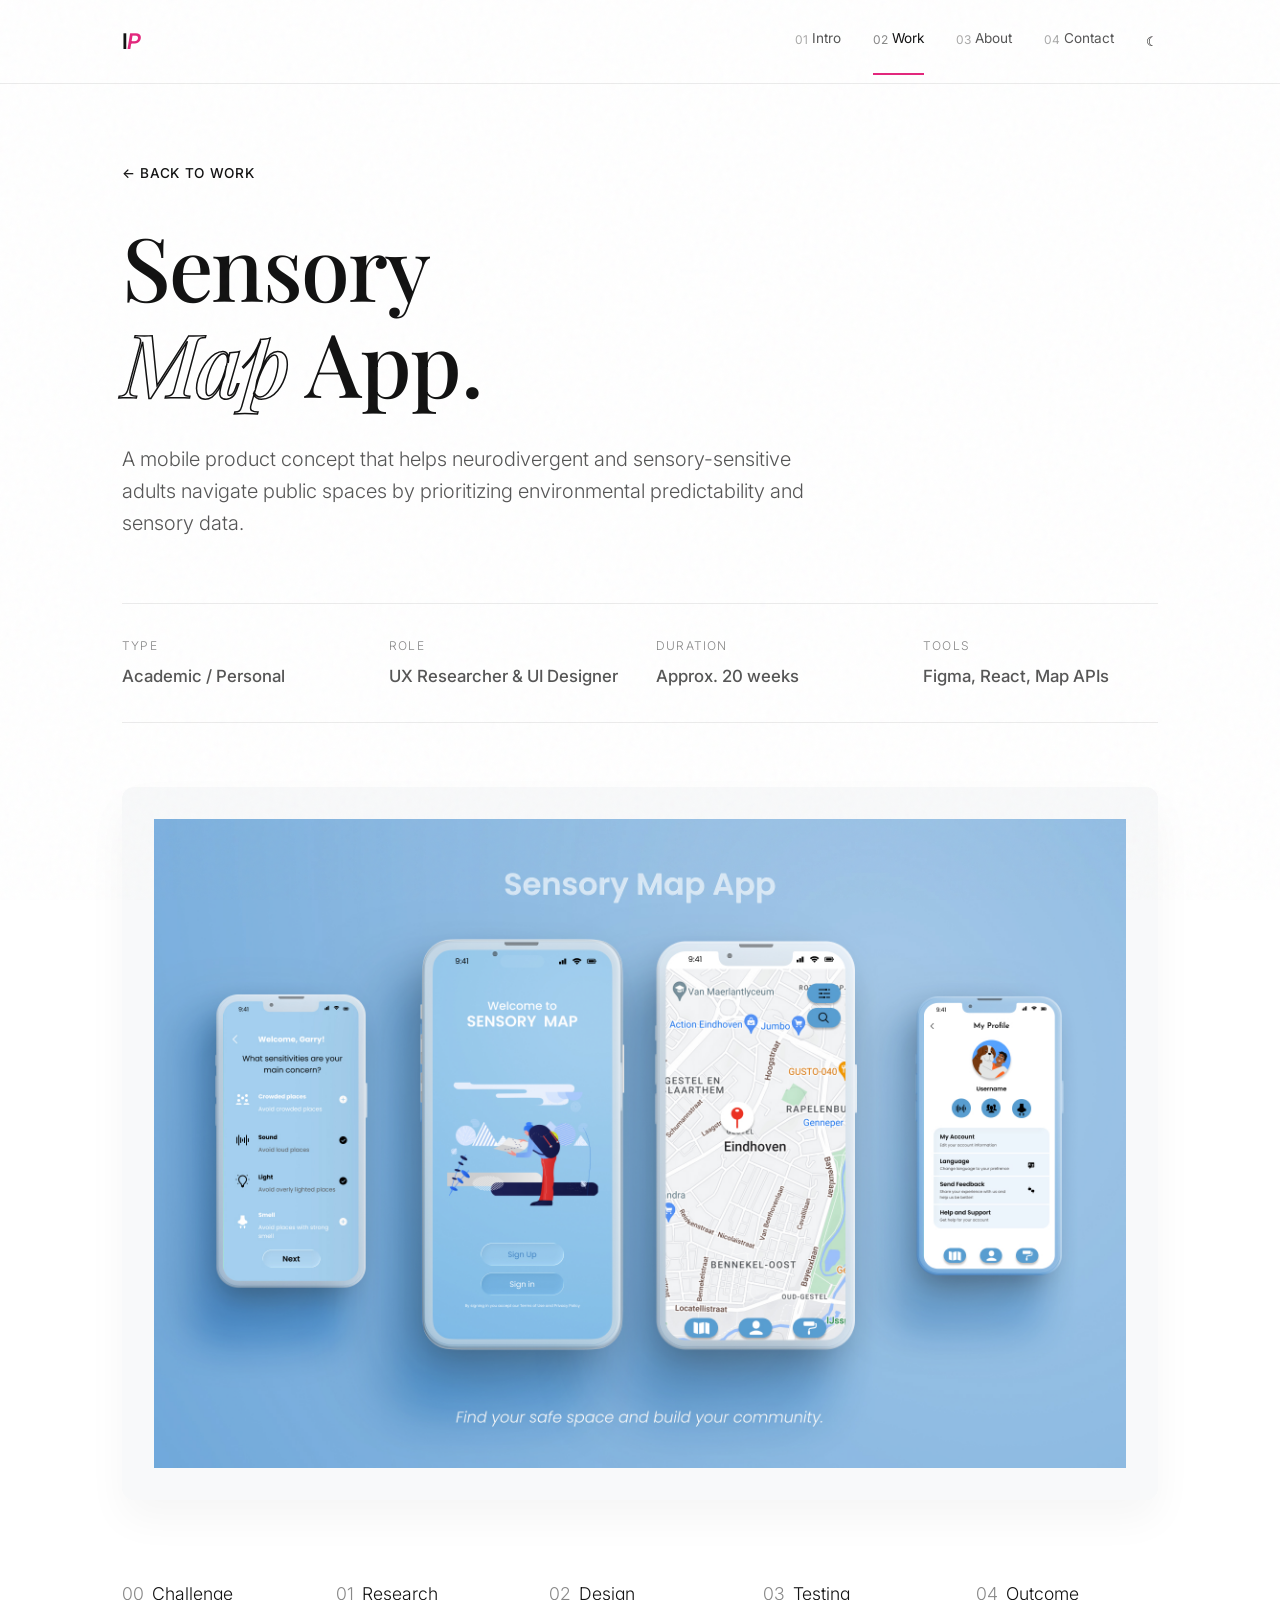
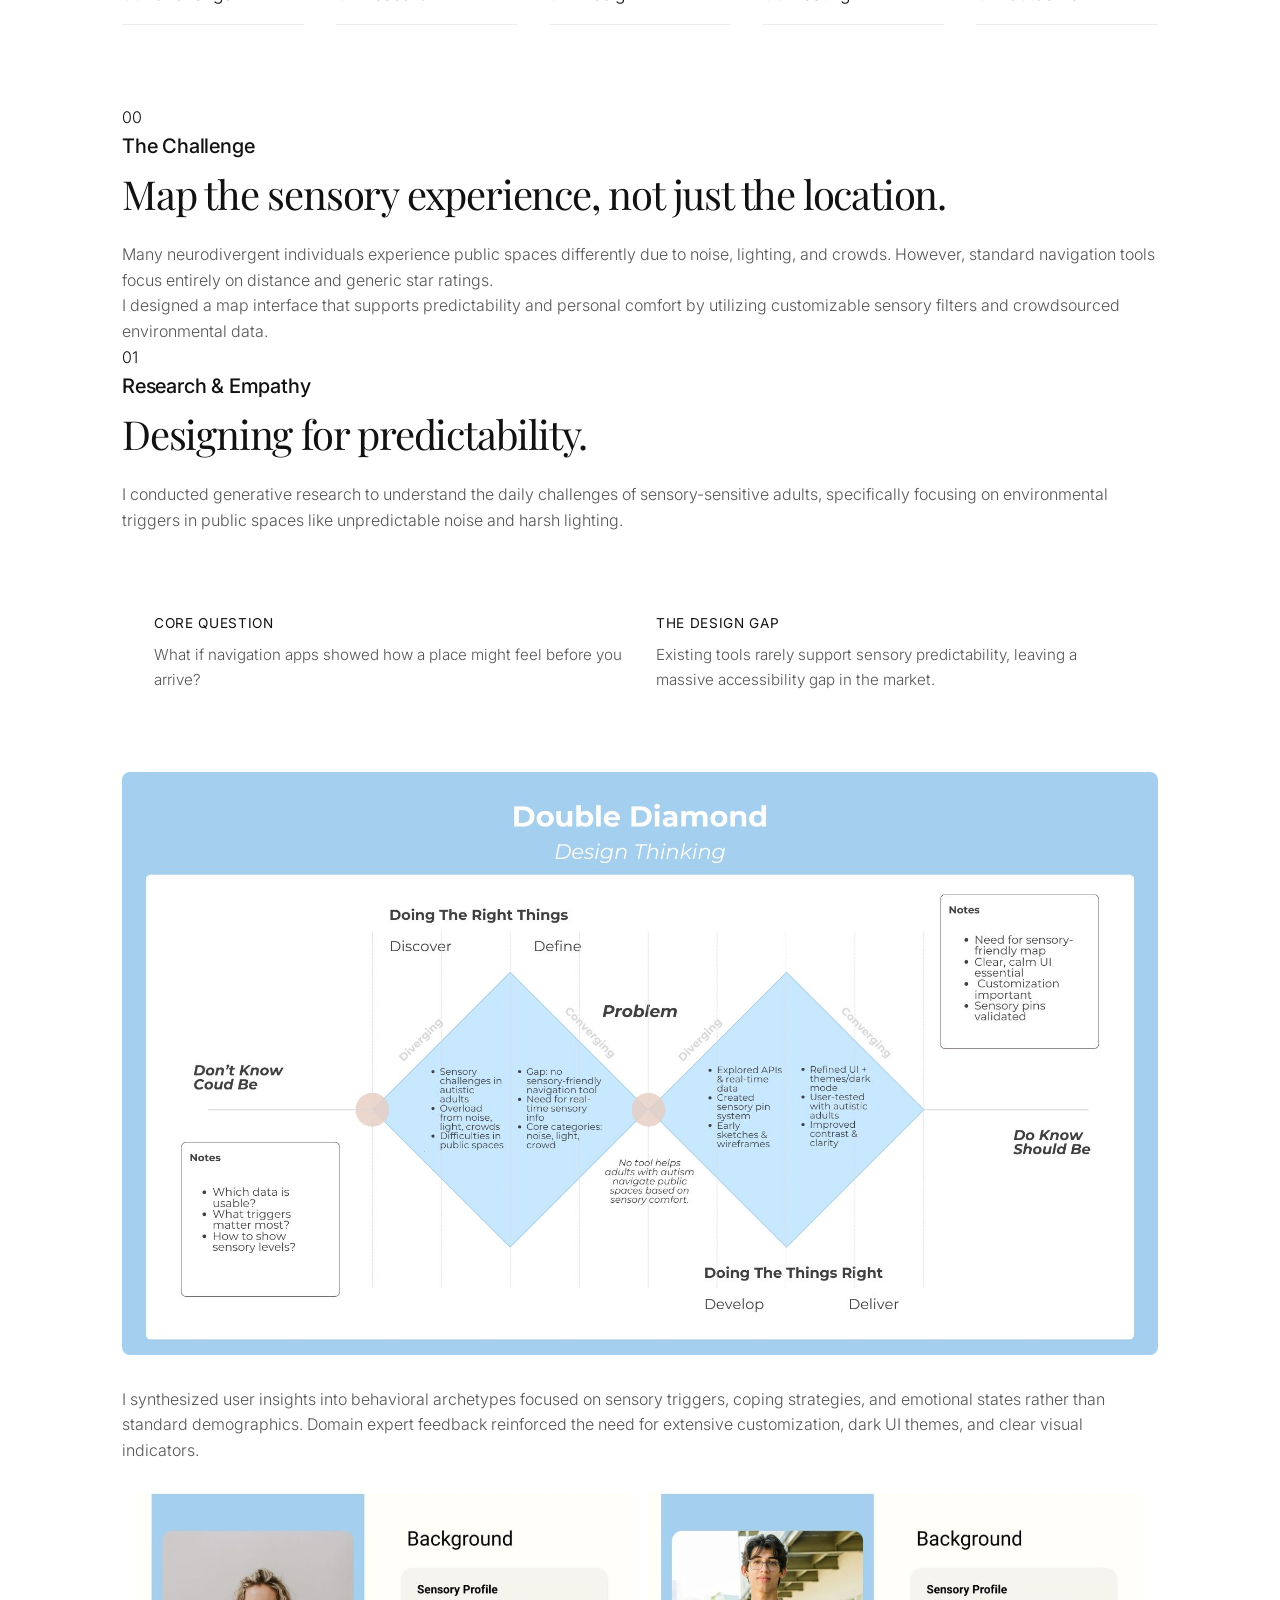
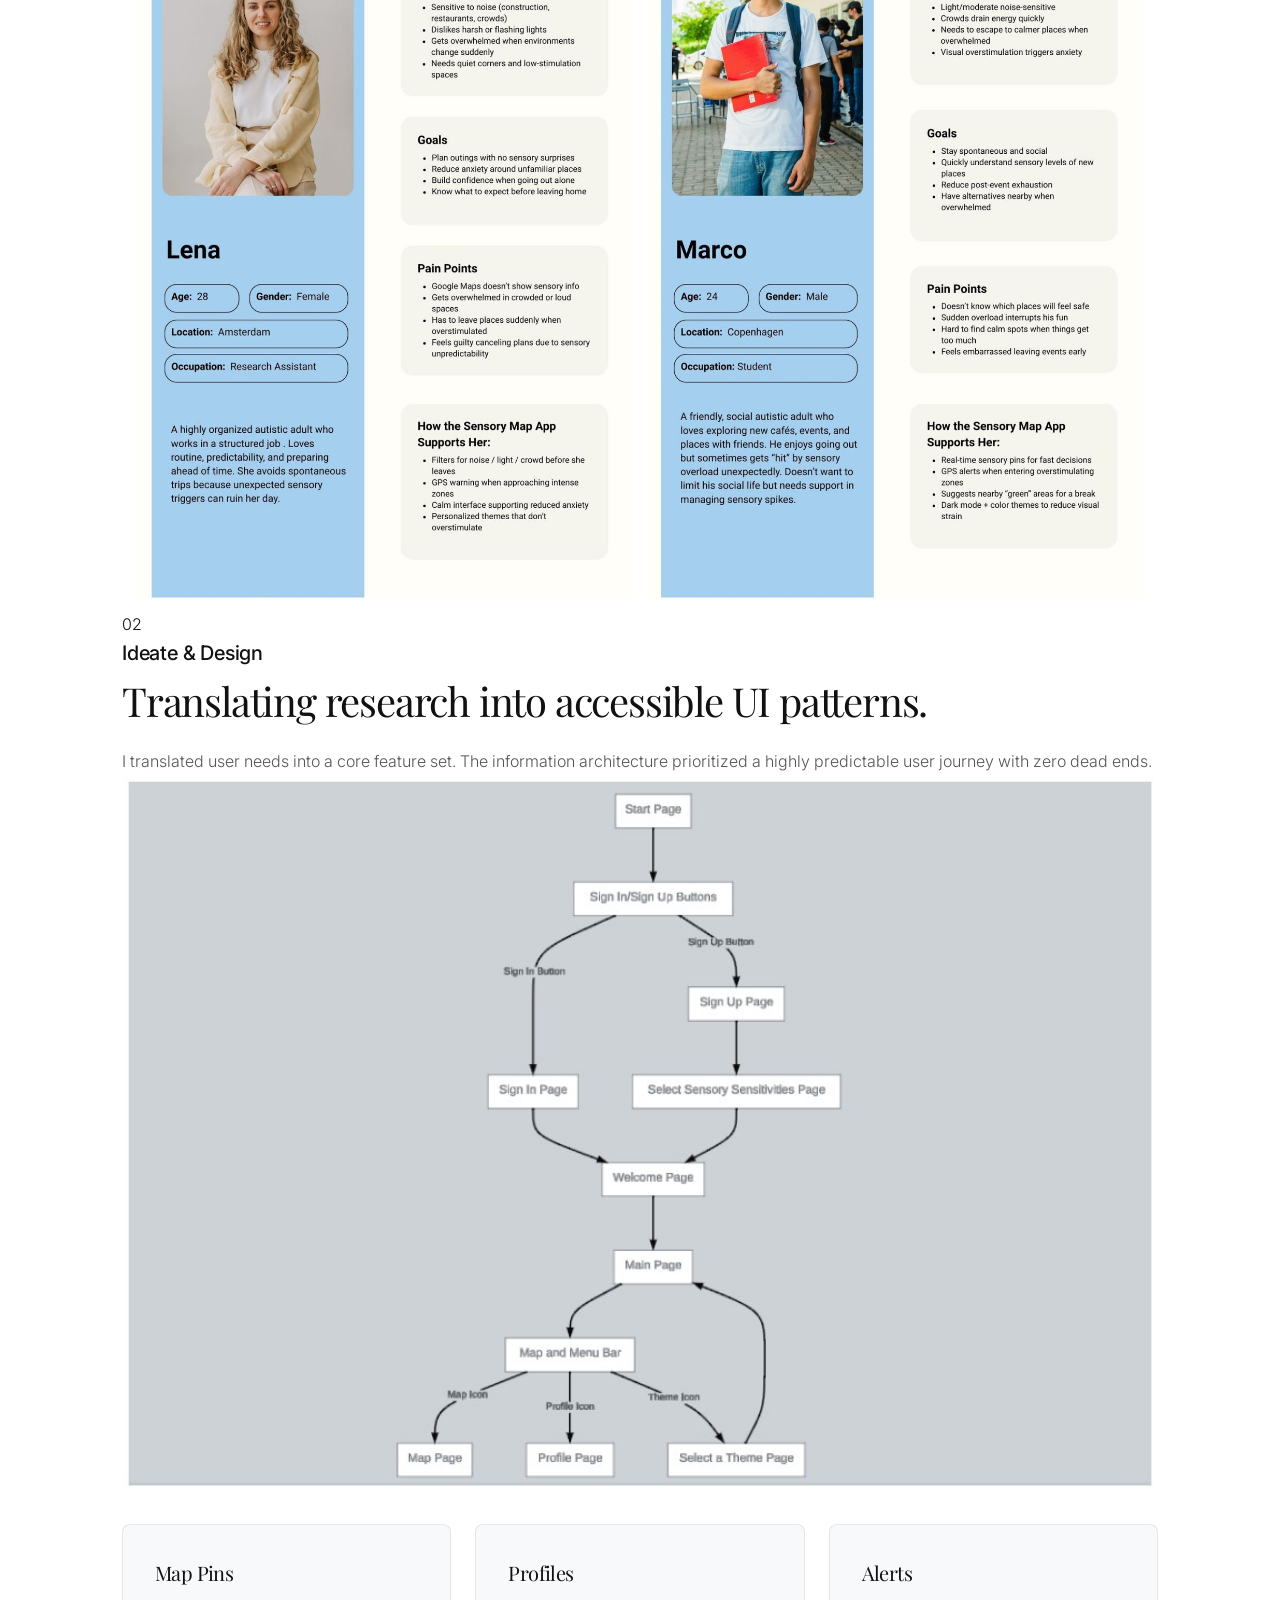
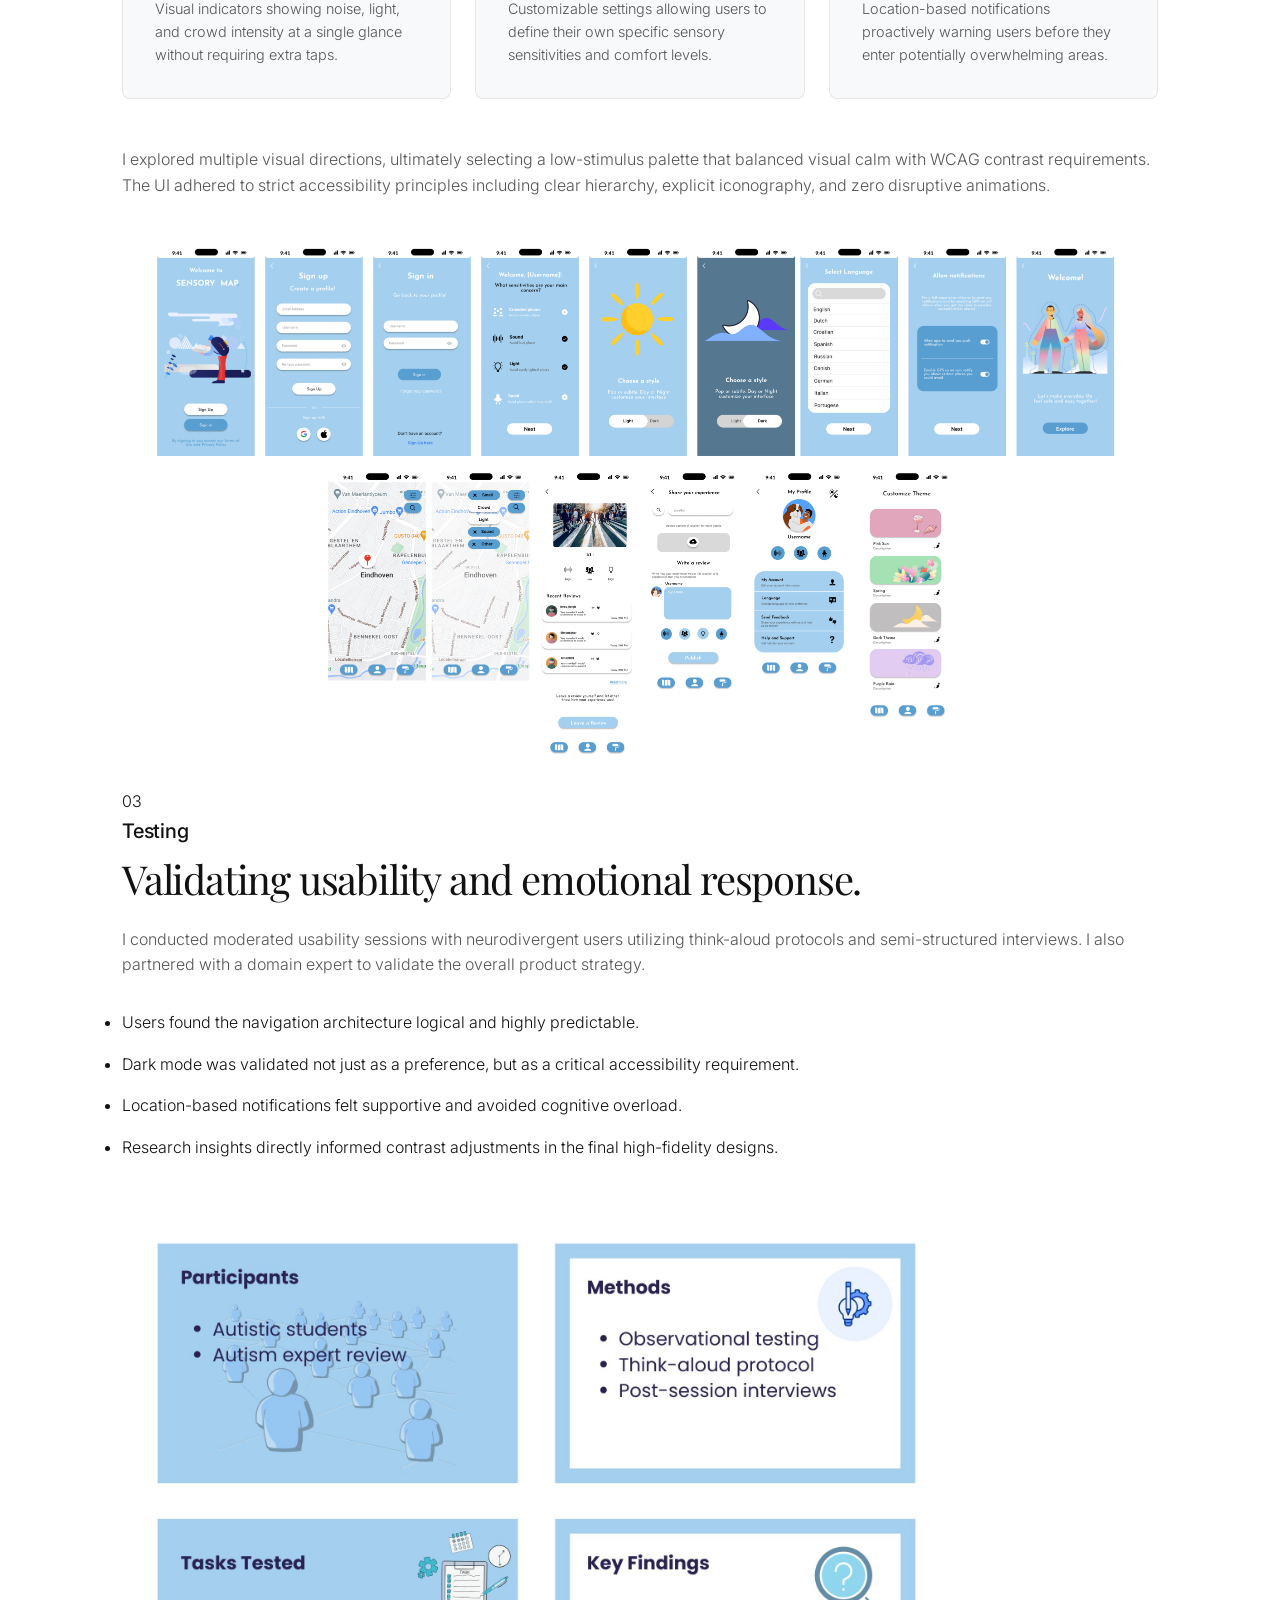
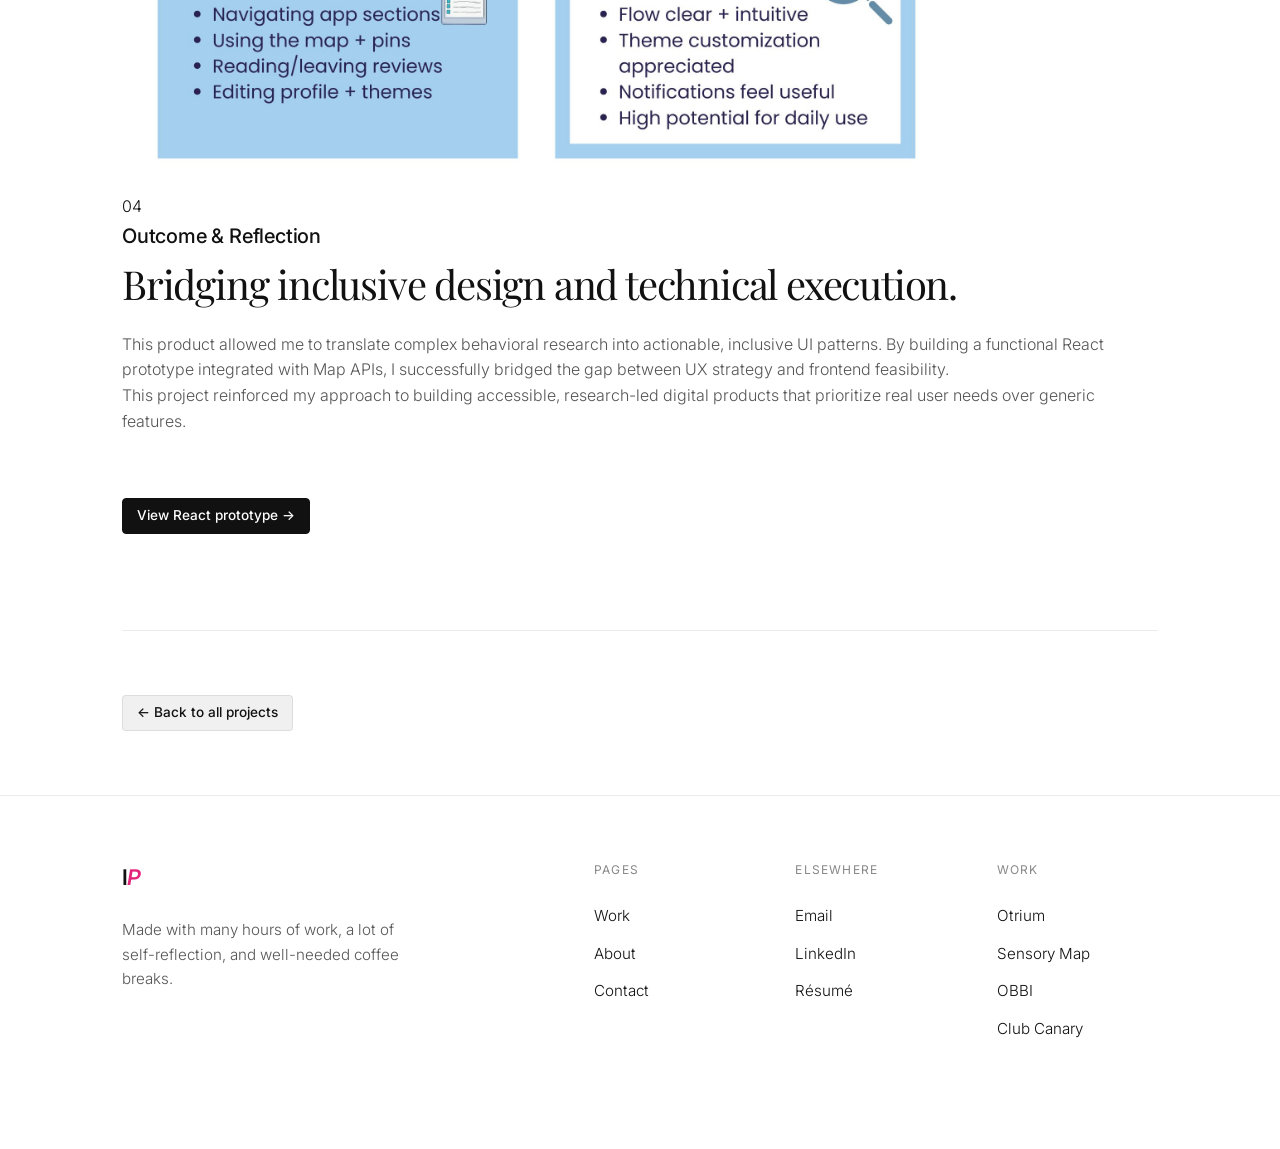
<file: project2.html>
<!DOCTYPE html>
<html lang="en">
  <head>
    <meta charset="UTF-8" />
    <meta name="viewport" content="width=device-width, initial-scale=1.0" />
    <title>Sensory Map App | Ines Paric</title>
    <meta name="description" content="A UX research and app design case study exploring sensory-friendly navigation for autistic and sensory-sensitive adults." />
    <link rel="stylesheet" href="css/style.css" />
  </head>

  <body class="project-page sensory-map-page" id="top">

    <header class="navbar">
      <div class="container nav-container">
        <a href="index.html" class="logo-link" aria-label="Go to homepage">
          <span class="logo-text">I<span class="highlight-pink">P</span></span>
        </a>

        <nav aria-label="Main navigation" class="static-nav">
          <ul class="nav-links nav-links-container">
            <li>
              <a href="index.html#intro" class="nav-link nav-item">
                <span class="nav-num">01</span> Intro
              </a>
            </li>
            <li>
              <a href="index.html#work" class="nav-link nav-item active">
                <span class="nav-num">02</span> Work
              </a>
            </li>
            <li>
              <a href="index.html#about" class="nav-link nav-item">
                <span class="nav-num">03</span> About
              </a>
            </li>
            <li>
              <a href="index.html#contact" class="nav-link nav-item">
                <span class="nav-num">04</span> Contact
              </a>
            </li>
            
            <!-- THEME TOGGLE -->
            <li>
              <button id="theme-toggle" class="nav-link" style="background: none; border: none; cursor: pointer; padding: 0;" aria-label="Toggle Dark Mode">
                <span id="theme-icon">☾</span>
              </button>
            </li>
          </ul>
        </nav>
      </div>
    </header>
    <main>
      <!-- ===== PROJECT HERO ===== -->
      <section class="project-hero fade-in-up" style="padding-top: 10rem; padding-bottom: 4rem;">
        <div class="container">
          <div class="project-kicker-row" style="margin-bottom: 2rem;">
            <a href="index.html#work" class="back-link" style="font-size: 0.85rem; text-transform: uppercase; letter-spacing: 0.05em; font-weight: 500;">← Back to work</a>
          </div>

          <h1 class="hero-title" style="font-family: 'Playfair Display', serif; font-size: clamp(3rem, 7vw, 5.5rem); letter-spacing: -0.02em; line-height: 1.1; margin-bottom: 2rem; max-width: 900px;">
            Sensory <br>
            <span class="highlight-pink outline" style="color: transparent; -webkit-text-stroke: 1.5px var(--ink); font-style: italic;">Map</span> App.
          </h1>

          <p class="hero-bio" style="font-size: 1.25rem; max-width: 700px; margin-bottom: 4rem; color: var(--ink-muted);">
            A mobile product concept that helps neurodivergent and sensory-sensitive adults navigate public spaces by prioritizing environmental predictability and sensory data.
          </p>

          <div class="project-hero-meta" style="display: grid; grid-template-columns: repeat(auto-fit, minmax(150px, 1fr)); gap: 2rem; padding: 2rem 0; border-top: 1px solid var(--border); border-bottom: 1px solid var(--border);">
            <div>
              <span style="font-size: 0.75rem; text-transform: uppercase; letter-spacing: 0.1em; color: var(--ink-light); display: block; margin-bottom: 0.5rem;">Type</span>
              <p style="font-weight: 500; font-size: 1.05rem;">Academic / Personal</p>
            </div>
            <div>
              <span style="font-size: 0.75rem; text-transform: uppercase; letter-spacing: 0.1em; color: var(--ink-light); display: block; margin-bottom: 0.5rem;">Role</span>
              <p style="font-weight: 500; font-size: 1.05rem;">UX Researcher & UI Designer</p>
            </div>
            <div>
              <span style="font-size: 0.75rem; text-transform: uppercase; letter-spacing: 0.1em; color: var(--ink-light); display: block; margin-bottom: 0.5rem;">Duration</span>
              <p style="font-weight: 500; font-size: 1.05rem;">Approx. 20 weeks</p>
            </div>
            <div>
              <span style="font-size: 0.75rem; text-transform: uppercase; letter-spacing: 0.1em; color: var(--ink-light); display: block; margin-bottom: 0.5rem;">Tools</span>
              <p style="font-weight: 500; font-size: 1.05rem;">Figma, React, Map APIs</p>
            </div>
          </div>
        </div>
      </section>

      <!-- Cover Image -->
      <section class="container fade-in-up" style="margin-bottom: 4rem;">
        <img src="assets/images/sensory.jpg" alt="Sensory Map App cover mockup" style="width: 100%; border-radius: 12px; background: #f8f9fa; padding: 2rem; box-shadow: 0 20px 40px rgba(0,0,0,0.04);" />
      </section>

      <!-- ===== IN-PAGE STICKY NAVIGATION ===== -->
      <nav class="case-nav-sticky fade-in-up">
        <div class="container case-nav-container">
          <a href="#challenge" class="case-nav-item">
            <span class="nav-num">00</span> <span class="nav-label">Challenge</span>
          </a>
          <a href="#research" class="case-nav-item">
            <span class="nav-num">01</span> <span class="nav-label">Research</span>
          </a>
          <a href="#design" class="case-nav-item">
            <span class="nav-num">02</span> <span class="nav-label">Design</span>
          </a>
          <a href="#testing" class="case-nav-item">
            <span class="nav-num">03</span> <span class="nav-label">Testing</span>
          </a>
          <a href="#outcome" class="case-nav-item">
            <span class="nav-num">04</span> <span class="nav-label">Outcome</span>
          </a>
        </div>
      </nav>

      <!-- ===== CASE STUDY CONTENT ===== -->
      
      <!-- Challenge -->
      <section id="challenge" class="container case-chapter fade-in-up" data-bg="#ffffff">
        <div class="editorial-grid">
          <div class="editorial-sidebar">
            <span class="chapter-num">00</span>
            <h3>The Challenge</h3>
          </div>
          <div class="editorial-content">
            <h2 style="font-family: 'Playfair Display', serif; font-size: 2.5rem; margin-bottom: 1.5rem; line-height: 1.2;">Map the sensory experience, not just the location.</h2>
            <p>Many neurodivergent individuals experience public spaces differently due to noise, lighting, and crowds. However, standard navigation tools focus entirely on distance and generic star ratings.</p>
            <p>I designed a map interface that supports predictability and personal comfort by utilizing customizable sensory filters and crowdsourced environmental data.</p>
          </div>
        </div>
      </section>

      <!-- Research & Empathize -->
      <section id="research" class="container case-chapter fade-in-up" data-bg="#f4f7fb">
        <div class="editorial-grid">
          <div class="editorial-sidebar">
            <span class="chapter-num">01</span>
            <h3>Research & Empathy</h3>
          </div>
          <div class="editorial-content">
            <h2 style="font-family: 'Playfair Display', serif; font-size: 2.5rem; margin-bottom: 1.5rem; line-height: 1.2;">Designing for predictability.</h2>
            <p>I conducted generative research to understand the daily challenges of sensory-sensitive adults, specifically focusing on environmental triggers in public spaces like unpredictable noise and harsh lighting.</p>
            
            <div style="display: grid; grid-template-columns: 1fr 1fr; gap: 2rem; margin: 3rem 0; padding: 2rem; background: rgba(255,255,255,0.6); border-radius: 8px;">
              <div>
                <h4 style="font-size: 0.85rem; text-transform: uppercase; letter-spacing: 0.05em; margin-bottom: 0.5rem;">Core Question</h4>
                <p style="font-size: 0.95rem;">What if navigation apps showed how a place might feel before you arrive?</p>
              </div>
              <div>
                <h4 style="font-size: 0.85rem; text-transform: uppercase; letter-spacing: 0.05em; margin-bottom: 0.5rem;">The Design Gap</h4>
                <p style="font-size: 0.95rem;">Existing tools rarely support sensory predictability, leaving a massive accessibility gap in the market.</p>
              </div>
            </div>

            <img src="assets/images/smdd.jpg" alt="Sensory Map research overview" style="width: 100%; border-radius: 8px; margin-bottom: 2rem;" />

            <p>I synthesized user insights into behavioral archetypes focused on sensory triggers, coping strategies, and emotional states rather than standard demographics. Domain expert feedback reinforced the need for extensive customization, dark UI themes, and clear visual indicators.</p>
            
            <img src="assets/images/smpersona.jpg" alt="Sensory Map personas" style="width: 100%; border-radius: 8px; margin-top: 1rem;" />
          </div>
        </div>
      </section>

      <!-- Ideate & Design -->
      <section id="design" class="container case-chapter fade-in-up" data-bg="#ffffff">
        <div class="editorial-grid">
          <div class="editorial-sidebar">
            <span class="chapter-num">02</span>
            <h3>Ideate & Design</h3>
          </div>
          <div class="editorial-content">
            <h2 style="font-family: 'Playfair Display', serif; font-size: 2.5rem; margin-bottom: 1.5rem; line-height: 1.2;">Translating research into accessible UI patterns.</h2>
            <p>I translated user needs into a core feature set. The information architecture prioritized a highly predictable user journey with zero dead ends.</p>
            
            <img src="assets/images/smuserflow.jpg" alt="Sensory Map user flow" style="width: 100%; border-radius: 8px; margin-bottom: 2rem;" />

            <div style="display: grid; grid-template-columns: repeat(auto-fit, minmax(200px, 1fr)); gap: 1.5rem; margin-bottom: 3rem;">
              <div style="background: #f8f9fa; padding: 2rem; border-radius: 8px; border: 1px solid var(--border);">
                <h4 style="font-size: 1.25rem; font-family: 'Playfair Display', serif; margin-bottom: 0.5rem;">Map Pins</h4>
                <p style="font-size: 0.9rem; margin: 0;">Visual indicators showing noise, light, and crowd intensity at a single glance without requiring extra taps.</p>
              </div>
              <div style="background: #f8f9fa; padding: 2rem; border-radius: 8px; border: 1px solid var(--border);">
                <h4 style="font-size: 1.25rem; font-family: 'Playfair Display', serif; margin-bottom: 0.5rem;">Profiles</h4>
                <p style="font-size: 0.9rem; margin: 0;">Customizable settings allowing users to define their own specific sensory sensitivities and comfort levels.</p>
              </div>
              <div style="background: #f8f9fa; padding: 2rem; border-radius: 8px; border: 1px solid var(--border);">
                <h4 style="font-size: 1.25rem; font-family: 'Playfair Display', serif; margin-bottom: 0.5rem;">Alerts</h4>
                <p style="font-size: 0.9rem; margin: 0;">Location-based notifications proactively warning users before they enter potentially overwhelming areas.</p>
              </div>
            </div>

            <p>I explored multiple visual directions, ultimately selecting a low-stimulus palette that balanced visual calm with WCAG contrast requirements. The UI adhered to strict accessibility principles including clear hierarchy, explicit iconography, and zero disruptive animations.</p>

            <img src="assets/images/smfinaldesign.jpg" alt="Sensory Map final design" style="width: 100%; border-radius: 8px; margin-top: 1rem;" />
          </div>
        </div>
      </section>

      <!-- Testing -->
      <section id="testing" class="container case-chapter fade-in-up" data-bg="#f9f4fb">
        <div class="editorial-grid">
          <div class="editorial-sidebar">
            <span class="chapter-num">03</span>
            <h3>Testing</h3>
          </div>
          <div class="editorial-content">
            <h2 style="font-family: 'Playfair Display', serif; font-size: 2.5rem; margin-bottom: 1.5rem; line-height: 1.2;">Validating usability and emotional response.</h2>
            <p>I conducted moderated usability sessions with neurodivergent users utilizing think-aloud protocols and semi-structured interviews. I also partnered with a domain expert to validate the overall product strategy.</p>
            
            <ul class="clean-list" style="margin-top: 2rem; margin-bottom: 3rem;">
              <li style="margin-bottom: 1rem;">Users found the navigation architecture logical and highly predictable.</li>
              <li style="margin-bottom: 1rem;">Dark mode was validated not just as a preference, but as a critical accessibility requirement.</li>
              <li style="margin-bottom: 1rem;">Location-based notifications felt supportive and avoided cognitive overload.</li>
              <li>Research insights directly informed contrast adjustments in the final high-fidelity designs.</li>
            </ul>

            <img src="assets/images/smcards.jpg" alt="Sensory Map testing feedback" style="width: 80%; border-radius: 8px;" />
          </div>
        </div>
      </section>

      <!-- Outcome -->
      <section id="outcome" class="container case-chapter fade-in-up" data-bg="#ffffff">
        <div class="editorial-grid">
          <div class="editorial-sidebar">
            <span class="chapter-num">04</span>
            <h3>Outcome & Reflection</h3>
          </div>
          <div class="editorial-content">
            <h2 style="font-family: 'Playfair Display', serif; font-size: 2.5rem; margin-bottom: 1.5rem; line-height: 1.2;">Bridging inclusive design and technical execution.</h2>
            <p>This product allowed me to translate complex behavioral research into actionable, inclusive UI patterns. By building a functional React prototype integrated with Map APIs, I successfully bridged the gap between UX strategy and frontend feasibility.</p>
            <p>This project reinforced my approach to building accessible, research-led digital products that prioritize real user needs over generic features.</p>
            
            <div style="margin-top: 4rem; display: flex; gap: 1rem; flex-wrap: wrap;">
              <a href="https://sensory-map.vercel.app/" target="_blank" rel="noopener noreferrer" class="pill" style="background: var(--ink); color: white; border: 1px solid var(--ink);">
                View React prototype →
              </a>
            </div>

           <div style="margin-top: 6rem; padding-top: 4rem; padding-bottom: 4rem; border-top: 1px solid var(--border);">
              <a href="index.html#work" class="pill" style="border: 1px solid var(--border); display: inline-block;">← Back to all projects</a>
            </div>
          </div>
        </div>
      </section>
    </main>

    <!-- ===== NEW GRID FOOTER ===== -->
    <footer class="site-footer">
      <div class="container footer-grid">
        <div class="footer-brand">
          <a href="index.html" class="logo-link" aria-label="Go to homepage" style="margin-bottom: 1.5rem; display: block;">
            <span class="logo-text">I<span class="highlight-pink" style="font-style: italic;">P</span></span>
          </a>
          <p>Made with many hours of work, a lot of self-reflection, and well-needed coffee breaks.</p>
        </div>
        <div class="footer-links-group">
          <div class="footer-column">
            <h4>Pages</h4>
            <ul>
              <li><a href="index.html">Work</a></li>
              <li><a href="about.html">About</a></li>
              <li><a href="mailto:ines.paric1@gmail.com">Contact</a></li>
            </ul>
          </div>
          <div class="footer-column">
            <h4>Elsewhere</h4>
            <ul>
              <li><a href="mailto:ines.paric1@gmail.com">Email</a></li>
              <li><a href="https://www.linkedin.com/in/ines-pari%C4%87-2a69b4251/" target="_blank" rel="noopener noreferrer">LinkedIn</a></li>
              <li><a href="assets/cv/Ines_CV.pdf" target="_blank" rel="noopener noreferrer">Résumé</a></li>
            </ul>
          </div>
          <div class="footer-column">
            <h4>Work</h4>
            <ul>
              <li><a href="project4.html">Otrium</a></li>
              <li><a href="project2.html">Sensory Map</a></li>
              <li><a href="project3.html">OBBI</a></li>
              <li><a href="project1.html">Club Canary</a></li>
            </ul>
          </div>
        </div>
      </div>
    </footer>

    <script src="js/script.js"></script>
    <script>
      const colorSections = document.querySelectorAll("[data-bg]");
      const bgObserver = new IntersectionObserver(
        (entries) => {
          entries.forEach((entry) => {
            if (entry.isIntersecting) {
              const color = entry.target.getAttribute("data-bg");
              document.body.style.backgroundColor = color;
            }
          });
        },
        { threshold: 0.4 }
      );
      colorSections.forEach((section) => bgObserver.observe(section));
    </script>
  </body>
</html>
</file>
<file: css/style.css>
/* =========================================
   1. RESET & VARIABLES
   ========================================= */
@import url('https://fonts.googleapis.com/css2?family=Inter:wght@300;400;500;600&display=swap');
@import url('https://fonts.googleapis.com/css2?family=Playfair+Display:ital,wght@0,500;1,500&display=swap');

/* LIGHT MODE */
:root {
  --font-main: 'Inter', -apple-system, BlinkMacSystemFont, "Segoe UI", sans-serif;
  --page-bg: #f9f9f9; 
  --ink: #111111;
  --ink-muted: #555555;
  --ink-light: #888888;
  --border: rgba(0, 0, 0, 0.08);
  --border-hover: rgba(0, 0, 0, 0.2);
  --surface: rgba(255, 255, 255, 0.6);
  --container: 1100px;
}

/* DARK MODE */
[data-theme="dark"] {
  --page-bg: #121212 !important; 
  --ink: #f8f9fa !important; 
  --ink-muted: #a0a0a0 !important;
  --ink-light: #777777 !important;
  --border: rgba(255, 255, 255, 0.1) !important;
  --border-hover: rgba(255, 255, 255, 0.3) !important;
  --surface: rgba(0, 0, 0, 0.8) !important;
}

* {
  box-sizing: border-box;
  margin: 0;
  padding: 0;
}

html {
  scroll-behavior: smooth;
}

body {
  font-family: var(--font-main);
  font-weight: 300;
  background-color: var(--page-bg);
  color: var(--ink);
  line-height: 1.6;
  -webkit-font-smoothing: antialiased;
  -moz-osx-font-smoothing: grayscale;
  transition: background-color 0.8s cubic-bezier(0.25, 1, 0.5, 1), color 0.3s ease; 
}

/* Ensure JS doesn't paint pastel backgrounds over dark mode */
[data-theme="dark"] body {
  background-color: var(--page-bg) !important;
}

img, video {
  max-width: 100%;
  display: block;
}

a {
  color: inherit;
  text-decoration: none;
}

.container {
  max-width: var(--container);
  margin: 0 auto;
  padding: 0 2rem;
}

/* =========================================
   2. TYPOGRAPHY
   ========================================= */
h1, h2, h3, h4 {
  font-weight: 400;
  letter-spacing: -0.03em;
  color: var(--ink);
}

h1 {
  font-size: clamp(2.5rem, 5vw, 4rem);
  line-height: 1.1;
}

h2 {
  font-size: clamp(2rem, 4vw, 3rem);
  margin-bottom: 1rem;
}

h3 {
  font-size: 1.25rem;
  font-weight: 500;
  letter-spacing: -0.01em;
  margin-bottom: 0.5rem;
}

p {
  color: var(--ink-muted);
}

.eyebrow {
  font-size: 0.75rem;
  text-transform: uppercase;
  letter-spacing: 0.1em;
  font-weight: 600;
  color: var(--ink-light);
  margin-bottom: 1.5rem;
}

.text-accent {
  font-style: italic;
  font-weight: 300;
  color: var(--ink-muted);
}

/* =========================================
   3. MAIN NAVIGATION (SCROLL SPY)
   ========================================= */
.navbar {
  position: fixed;
  top: 0;
  left: 0;
  width: 100%;
  padding: 1.5rem 0;
  z-index: 100;
  backdrop-filter: blur(12px);
  -webkit-backdrop-filter: blur(12px);
  background: rgba(255, 255, 255, 0.1);
  border-bottom: 1px solid var(--border);
  transition: background 0.3s ease;
}

.nav-container {
  display: flex;
  justify-content: space-between;
  align-items: center;
  gap: 1rem; 
}

.logo-link {
  display: flex;
  align-items: center;
  gap: 0.75rem;
  font-weight: 500;
  font-size: 1rem;
  letter-spacing: -0.01em;
  flex-shrink: 0; 
}

.logo-text {
  font-size: 1.35rem;
  font-weight: 600;
  letter-spacing: -0.04em;
  color: var(--ink);
}

.nav-links-container {
  display: flex;
  list-style: none;
  gap: 1rem; 
  position: relative; 
  overflow-x: auto; 
  scrollbar-width: none; 
  -webkit-overflow-scrolling: touch; 
}

.nav-links-container::-webkit-scrollbar {
  display: none;
}

.nav-item {
  display: flex;
  align-items: center;
  font-size: 0.85rem;
  font-weight: 400;
  color: var(--ink-muted);
  transition: color 0.2s ease;
  cursor: pointer;
  white-space: nowrap; 
}

.nav-item:hover, 
.nav-item.active {
  color: var(--ink);
}

.nav-item .nav-num {
  font-size: 0.75rem;
  margin-right: 0.25rem;
  opacity: 0.5;
}

@media (min-width: 768px) {
  .nav-links-container {
    gap: 2rem;
    overflow-x: visible; 
  }
}

/* The Sliding Pink Line */
.active-indicator {
  position: absolute;
  bottom: -1.55rem; 
  left: 0;
  height: 2px;
  background-color: #e3267c;
  transition: all 0.4s cubic-bezier(0.25, 1, 0.5, 1);
  width: 0;
}

/* Static pink underline for subpages */
.static-nav .nav-item.active {
  position: relative;
}

.static-nav .nav-item.active::after {
  content: '';
  position: absolute;
  bottom: -1.55rem;
  left: 0;
  width: 100%;
  height: 2px;
  background-color: #e3267c;
}

/* =========================================
   4. HERO SECTION
   ========================================= */
.home-hero {
  padding-top: 14rem;
  padding-bottom: 6rem;
  min-height: 85vh;
  display: flex;
  align-items: center; 
}

.hero-content-minimal {
  max-width: 800px;
}

.hero-title {
  font-family: 'Playfair Display', serif; 
  font-size: clamp(4.5rem, 12vw, 9.5rem);
  font-weight: 500;
  line-height: 0.82;
  letter-spacing: -0.02em; 
  margin-top: 0;
  margin-bottom: 2rem;
  color: var(--ink);
}

.highlight-pink {
  color: #e3267c; 
  font-style: italic; 
}

.hero-year {
  font-family: var(--font-main); 
  font-size: clamp(0.9rem, 2vw, 1.25rem);
  font-weight: 400;
  color: var(--ink-light);
  vertical-align: super;
  margin-left: 0.5rem;
  letter-spacing: 0;
  font-style: normal;
}

.hero-bio {
  font-size: 1.05rem;
  max-width: 550px;
  color: var(--ink);
  margin-bottom: 2.5rem;
  line-height: 1.6;
}

.hero-bio strong {
  font-weight: 600;
}

.hero-pills {
  display: flex;
  gap: 0.75rem;
  flex-wrap: wrap;
}

.pill {
  background: rgba(0, 0, 0, 0.06);
  padding: 6px 14px;
  border-radius: 4px;
  font-size: 0.85rem;
  font-weight: 500;
  color: var(--ink);
  transition: background 0.2s ease;
}

.pill:hover {
  background: rgba(0, 0, 0, 0.12);
}

/* =========================================
   5. WORK SECTION (GRID LAYOUT)
   ========================================= */
.work-section {
  padding: 2rem 0 8rem 0;
}

.work-intro h2 {
  font-size: clamp(2rem, 4vw, 2.5rem);
  font-weight: 400;
  letter-spacing: -0.04em;
  margin-bottom: 4rem;
}

.project-grid {
  display: grid;
  grid-template-columns: 1fr;
  gap: 4rem 2rem;
}

@media (min-width: 850px) {
  .project-grid {
    grid-template-columns: repeat(2, 1fr);
  }
  .project-card:nth-child(even) {
    margin-top: 6rem;
  }
}

.card-image-wrap {
  width: 100%;
  aspect-ratio: 16 / 11;
  overflow: hidden;
  position: relative;
  transition: transform 0.4s ease;
}

.card-image-wrap:hover {
  transform: scale(0.98);
}

.card-image {
  width: 100%;
  height: 100%;
  object-fit: cover;
}

.card-meta {
  margin-top: 1rem;
}

.meta-row {
  display: flex;
  align-items: center;
  justify-content: space-between;
  padding: 1rem 0;
  border-bottom: 1px solid var(--border);
}

.title-row h3 {
  font-size: 1.5rem;
  font-weight: 400;
  margin: 0;
  display: flex;
  align-items: center;
  gap: 0.5rem;
}

.title-row h3 span {
  font-size: 1rem;
  color: var(--ink-light);
}

.read-more {
  font-size: 0.85rem;
  font-weight: 500;
  text-transform: uppercase;
  letter-spacing: 0.05em;
}

.tag-row {
  justify-content: flex-start;
  gap: 0.5rem;
}

.tag {
  font-size: 0.7rem;
  text-transform: uppercase;
  letter-spacing: 0.05em;
  font-weight: 600;
  padding: 4px 10px;
  border-radius: 100px;
}

.desc-row p {
  font-size: 0.95rem;
  line-height: 1.5;
  color: var(--ink-muted);
  margin: 0;
  padding-top: 0.5rem;
}

/* =========================================
   6. ABOUT PAGE COMPONENTS
   ========================================= */
.about-page main {
  padding-top: 8rem;
}

.about-hero-grid {
  display: grid;
  grid-template-columns: 1fr;
  gap: 4rem;
  margin-bottom: 6rem;
}

@media (min-width: 980px) {
  .about-hero-grid {
    grid-template-columns: 1.2fr 0.8fr;
    gap: 6rem;
    align-items: center;
  }
}

.about-main-image {
  border-radius: 16px;
  border: 1px solid var(--border);
  width: 100%;
  height: auto;
  object-fit: cover;
}

.about-actions {
  display: flex;
  gap: 1.5rem;
  margin-top: 2.5rem;
}

.about-profile-strip {
  border-top: 1px solid var(--border);
  border-bottom: 1px solid var(--border);
  padding: 4rem 0;
  margin-bottom: 6rem;
}

.about-profile-grid {
  display: grid;
  grid-template-columns: repeat(auto-fit, minmax(250px, 1fr));
  gap: 3rem;
}

.about-profile-grid span {
  display: block;
  font-size: 0.72rem;
  text-transform: uppercase;
  letter-spacing: 0.1em;
  color: var(--ink-light);
  margin-bottom: 0.75rem;
  font-weight: 500;
}

.about-profile-grid p {
  font-size: 1.05rem;
  color: var(--ink);
}

.about-skills-section {
  margin-bottom: 8rem;
}

.about-section-heading {
  margin-bottom: 4rem;
}

.about-skills-grid {
  display: grid;
  grid-template-columns: repeat(auto-fit, minmax(250px, 1fr));
  gap: 4rem;
}

.about-skill-column h3 {
  font-size: 0.85rem;
  text-transform: uppercase;
  letter-spacing: 0.05em;
  color: var(--ink-light);
  margin-bottom: 1.5rem;
  border-bottom: 1px solid var(--border);
  padding-bottom: 1rem;
}

.about-skill-column ul {
  list-style: none;
}

.about-skill-column li {
  font-size: 0.95rem;
  color: var(--ink);
  margin-bottom: 0.75rem;
}

.creative-work-intro {
  padding: 4rem 0 3rem 0; 
}

.creative-text-stack {
  max-width: 850px;
}

.about-gallery {
  max-width: var(--container);
  margin: 0 auto 8rem auto;
  padding: 0 2rem; 
}

/* Mobile First: Safe flex-column so iOS doesn't clip the images */
.about-gallery-grid {
  display: flex;
  flex-direction: column;
  gap: 1.5rem;
}

.about-gallery-item {
  border-radius: 12px;
  overflow: hidden;
  border: 1px solid var(--border);
  background: var(--surface);
  transform: translateZ(0); 
}

.about-gallery-item img {
  width: 100%;
  height: auto; 
  display: block;
  transition: transform 0.4s ease;
}

.about-gallery-item:hover img {
  transform: scale(1.03); 
}

/* Tablet view: 2 columns */
@media (min-width: 600px) {
  .about-gallery-grid {
    display: block; 
    column-count: 2;
    column-gap: 1.5rem;
  }
  .about-gallery-item {
    display: inline-block; 
    width: 100%;
    margin-bottom: 1.5rem;
    break-inside: avoid;
  }
}

/* Desktop view: 3 columns */
@media (min-width: 900px) {
  .about-gallery-grid {
    column-count: 3;
  }
}

/* =========================================
   7. PERSONAL SECTION (AUTO-SCROLL)
   ========================================= */
.personal-section {
  padding: 8rem 0;
}

.personal-gallery-wrapper {
  width: 100%;
  overflow: hidden;
  margin-bottom: 4rem;
  mask-image: linear-gradient(to right, transparent, black 10%, black 90%, transparent);
  -webkit-mask-image: linear-gradient(to right, transparent, black 10%, black 90%, transparent);
}

.personal-gallery-track {
  display: flex;
  width: max-content;
  gap: 1.5rem;
  animation: scrollMarquee 60s linear infinite; 
}

.personal-gallery-track:hover {
  animation-play-state: paused;
}

.personal-photo {
  height: 340px;
  width: auto;
  aspect-ratio: 3 / 4;
  object-fit: cover;
  flex-shrink: 0;
  filter: grayscale(20%);
  transition: filter 0.3s ease;
}

.personal-photo:hover {
  filter: grayscale(0%);
}

@keyframes scrollMarquee {
  0% { transform: translateX(0); }
  100% { transform: translateX(calc(-50% - 0.75rem)); }
}

.personal-text {
  max-width: 800px;
}

.personal-text h2 {
  font-size: clamp(1.8rem, 3.5vw, 2.5rem);
  line-height: 1.25;
  font-weight: 400;
  letter-spacing: -0.04em;
  margin-bottom: 2rem;
  color: var(--ink);
}

.personal-text p {
  font-size: 1.05rem;
  line-height: 1.6;
  color: var(--ink-muted);
  max-width: 600px;
}

/* =========================================
   8. SPECIALTIES MARQUEE
   ========================================= */
.specialties-section {
  padding: 2rem 0 0 0; /* Reduced from 12rem to 2rem to close the gap */
  overflow: hidden;
  margin-bottom: 3rem; 
}

.specialties-marquee {
  width: 100%;
  overflow: hidden;
  white-space: nowrap;
  mask-image: linear-gradient(to right, transparent, black 5%, black 95%, transparent);
  -webkit-mask-image: linear-gradient(to right, transparent, black 5%, black 95%, transparent);
}

.specialties-track {
  display: inline-flex;
  align-items: center;
  gap: 2.5rem;
  padding-left: 2rem;
  animation: scrollTextMarquee 30s linear infinite;
}

.specialties-track span {
  font-family: 'Playfair Display', serif; 
  font-size: clamp(3.5rem, 8vw, 6.5rem); 
  font-weight: 500;
  letter-spacing: -0.02em;
  color: var(--ink);
}

.specialties-track span.outline {
  color: transparent;
  -webkit-text-stroke: 1.5px var(--ink);
  font-style: italic; 
}

@keyframes scrollTextMarquee {
  0% { transform: translateX(0); }
  100% { transform: translateX(calc(-50% - 1.25rem)); }
}

/* =========================================
   9. CASE STUDY COMPONENTS
   ========================================= */
.case-nav-sticky {
  position: sticky;
  top: 80px; 
  z-index: 90;
  padding: 1rem 0;
  margin: 2rem 0 4rem 0;
  background-color: transparent; 
}

.case-nav-container {
  display: flex;
  justify-content: space-between;
  gap: 2rem;
  overflow-x: auto; 
  scrollbar-width: none; 
}

.case-nav-container::-webkit-scrollbar {
  display: none;
}

.case-nav-item {
  flex: 1;
  display: flex;
  align-items: center;
  gap: 0.5rem;
  padding-bottom: 1rem;
  border-bottom: 1px solid var(--border);
  text-decoration: none;
  font-size: 1.1rem;
  color: var(--ink);
  white-space: nowrap;
  transition: border-color 0.3s ease;
}

.case-nav-item:hover {
  border-bottom: 2px solid #e3267c; 
}

.case-nav-item .nav-num {
  color: var(--ink-light);
}

.case-chapter {
  scroll-margin-top: 160px; 
}

/* Device Mockup Showcase */
.mockup-showcase {
  display: grid;
  grid-template-columns: 1fr;
  gap: 3rem;
  align-items: center;
  margin: 4rem 0;
}

@media (min-width: 900px) {
  .mockup-showcase {
    grid-template-columns: 1fr 2.5fr; 
    gap: 4rem;
  }
}

.iphone-frame {
  position: relative;
  width: 100%;
  max-width: 240px; 
  margin: 0 auto;
  border: 12px solid #1a1a1a;
  border-radius: 40px;
  overflow: hidden;
  box-shadow: 0 20px 40px rgba(0,0,0,0.15);
  background-color: #000;
  aspect-ratio: 9/19.5; 
}

.iphone-frame::before {
  content: '';
  position: absolute;
  top: 0;
  left: 50%;
  transform: translateX(-50%);
  width: 35%;
  height: 25px;
  background-color: #1a1a1a;
  border-bottom-left-radius: 16px;
  border-bottom-right-radius: 16px;
  z-index: 10;
}

.iphone-frame video {
  width: 100%;
  height: 100%;
  object-fit: cover; 
  display: block;
}

.desktop-frame {
  width: 100%;
  border-radius: 12px;
  overflow: hidden;
  box-shadow: 0 20px 50px rgba(0,0,0,0.1);
  border: 1px solid var(--border);
}

.desktop-frame video {
  width: 100%;
  height: auto;
  display: block;
}

/* =========================================
   10. FOOTER
   ========================================= */
.site-footer {
  padding: 4rem 0 6rem 0; 
  border-top: 1px solid var(--border);
  background: transparent;
}

.footer-grid {
  display: grid;
  grid-template-columns: 1fr;
  gap: 4rem;
}

@media (min-width: 850px) {
  .footer-grid {
    grid-template-columns: 1fr 1.5fr;
    gap: 6rem;
  }
}

.footer-brand p {
  font-size: 0.95rem;
  line-height: 1.6;
  color: var(--ink-muted);
  max-width: 300px;
}

.footer-links-group {
  display: grid;
  grid-template-columns: repeat(auto-fit, minmax(120px, 1fr));
  gap: 2.5rem;
}

.footer-column h4 {
  font-size: 0.75rem;
  text-transform: uppercase;
  letter-spacing: 0.1em;
  color: var(--ink-light);
  margin-bottom: 1.5rem;
}

.footer-column ul {
  list-style: none;
  padding: 0;
}

.footer-column li {
  margin-bottom: 0.75rem;
}

.footer-column a {
  font-size: 0.95rem;
  color: var(--ink);
  transition: opacity 0.2s ease;
}

.footer-column a:hover {
  opacity: 0.5;
}

/* =========================================
   11. ANIMATIONS & EFFECTS
   ========================================= */
.fade-in-up {
  opacity: 0;
  transform: translateY(20px);
  transition: opacity 0.8s ease, transform 0.8s ease;
}

.fade-in-up.visible {
  opacity: 1;
  transform: translateY(0);
}

/* Mouse Fairy Dust */
.mouse-particle {
  position: absolute;
  pointer-events: none;
  z-index: 9999;
  background-color: #e3267c; 
  border-radius: 50%; 
  box-shadow: 0 0 8px 2px rgba(227, 38, 124, 0.4); 
  animation: fairyDust 1s forwards cubic-bezier(0.25, 1, 0.5, 1);
}

@keyframes fairyDust {
  0% {
    opacity: 1;
    transform: scale(1) translateY(0) translateX(0);
  }
  100% {
    opacity: 0;
    transform: scale(0) translateY(-25px) translateX(var(--drift)); 
  }
}

/* Background Noise Texture */
body::before {
  content: "";
  position: fixed;
  top: 0;
  left: 0;
  width: 100vw;
  height: 100vh;
  pointer-events: none;
  z-index: 9998; 
  opacity: 0.03;
  background-image: url("data:image/svg+xml,%3Csvg viewBox='0 0 200 200' xmlns='http://www.w3.org/2000/svg'%3E%3Cfilter id='noiseFilter'%3E%3CfeTurbulence type='fractalNoise' baseFrequency='0.75' numOctaves='3' stitchTiles='stitch'/%3E%3C/filter%3E%3Crect width='100%25' height='100%25' filter='url(%23noiseFilter)'/%3E%3C/svg%3E");
}
</file>
